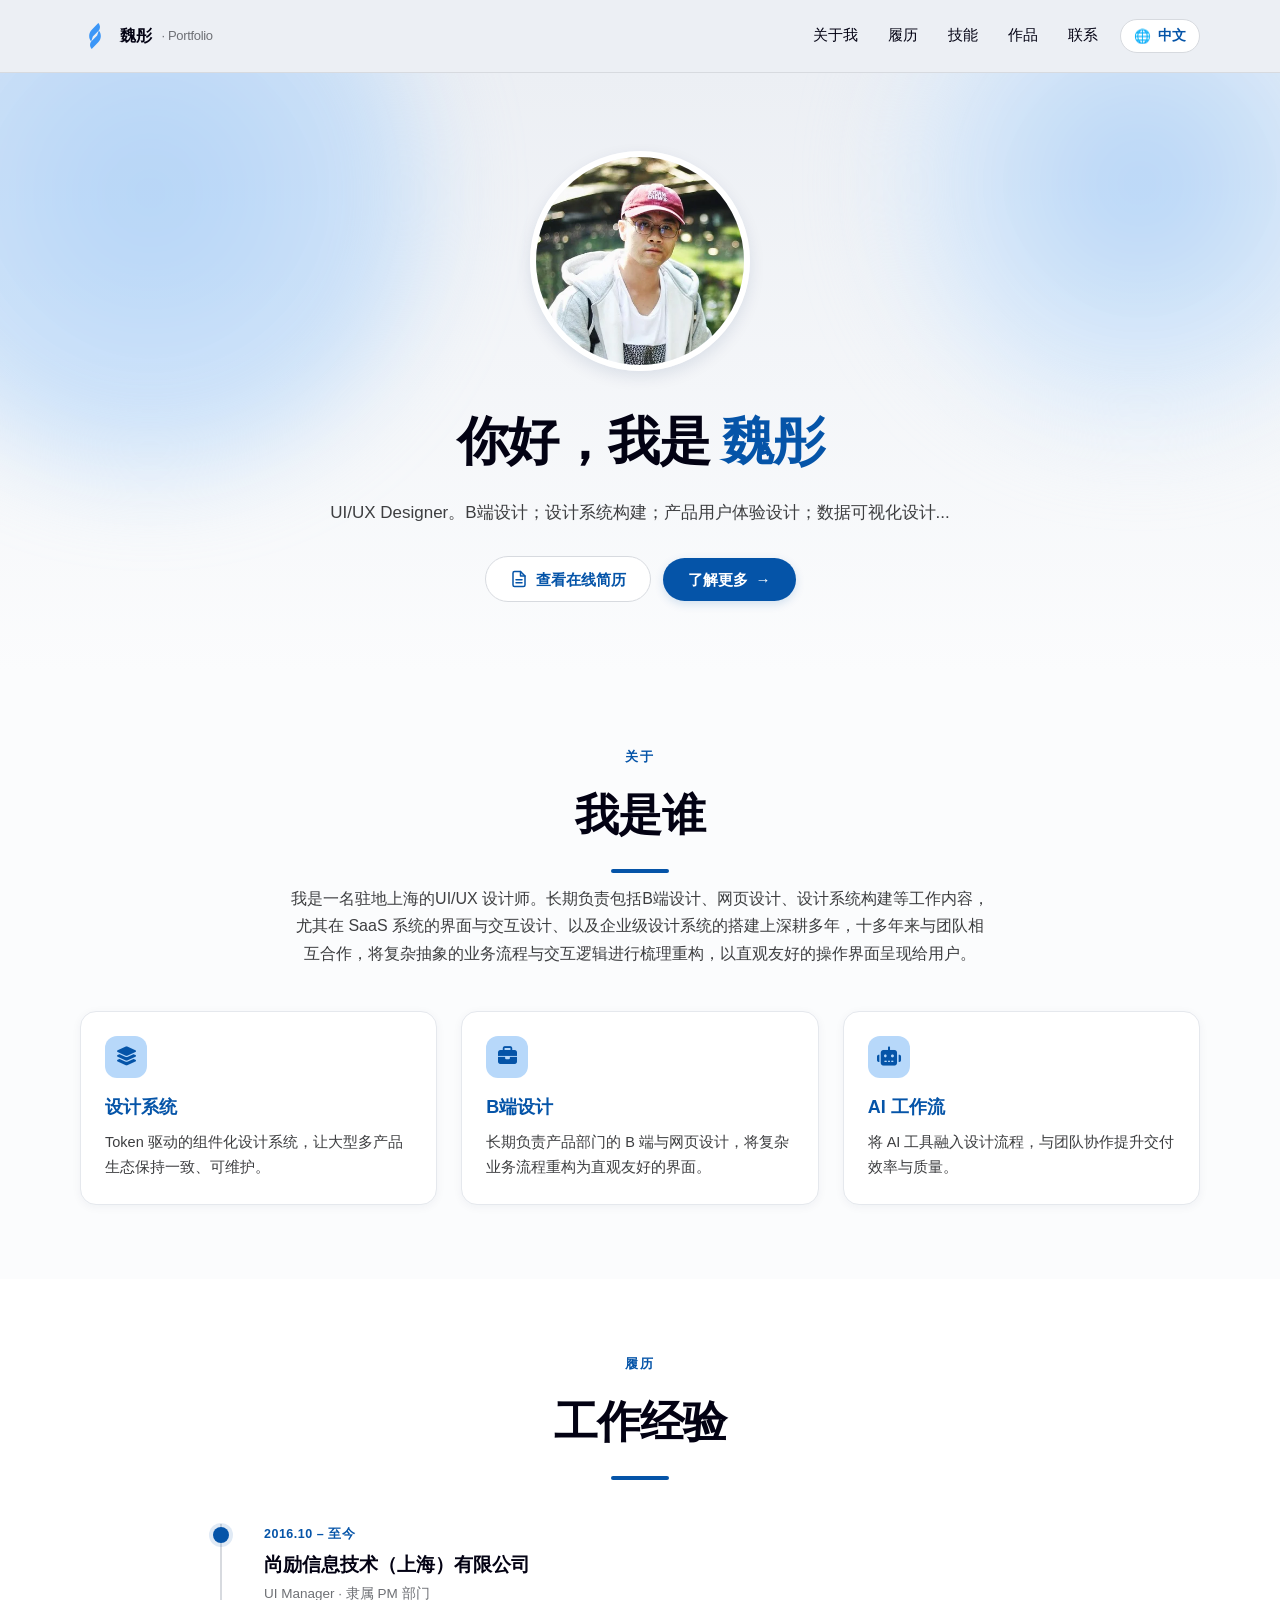
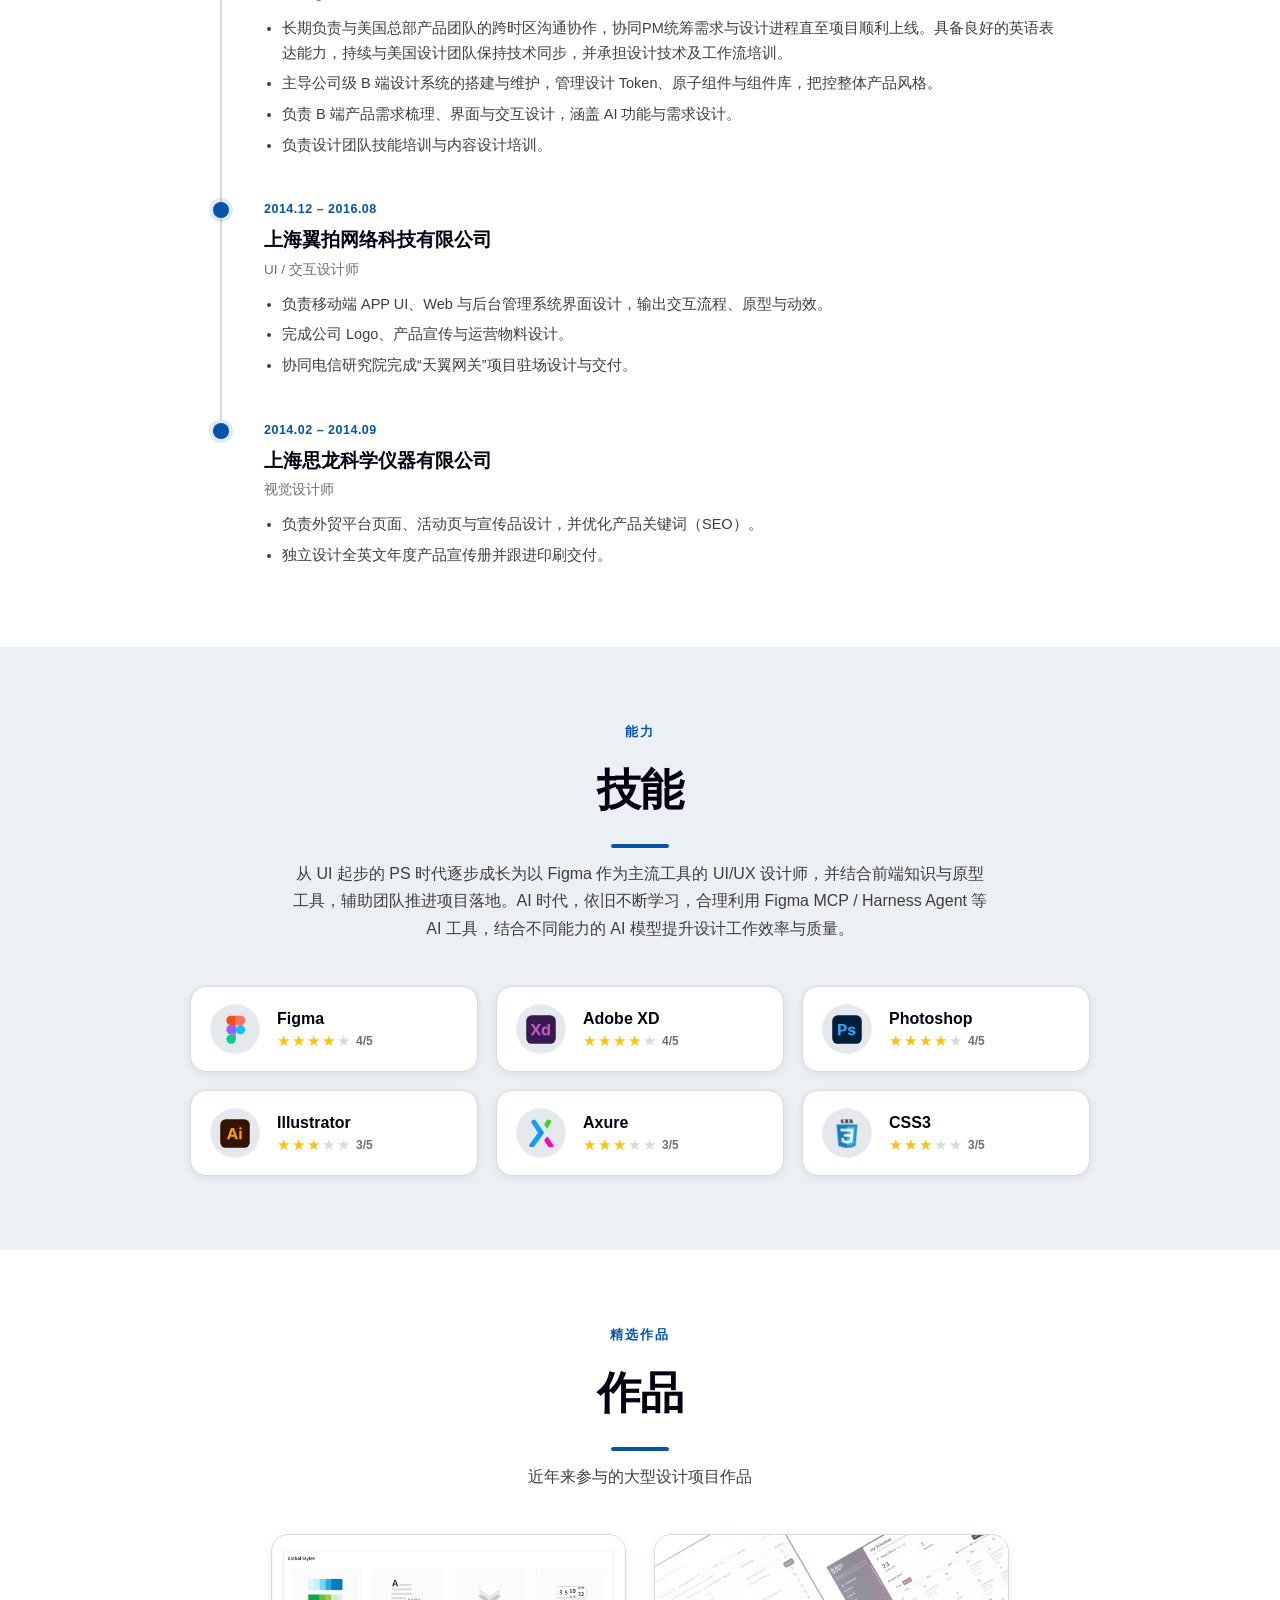
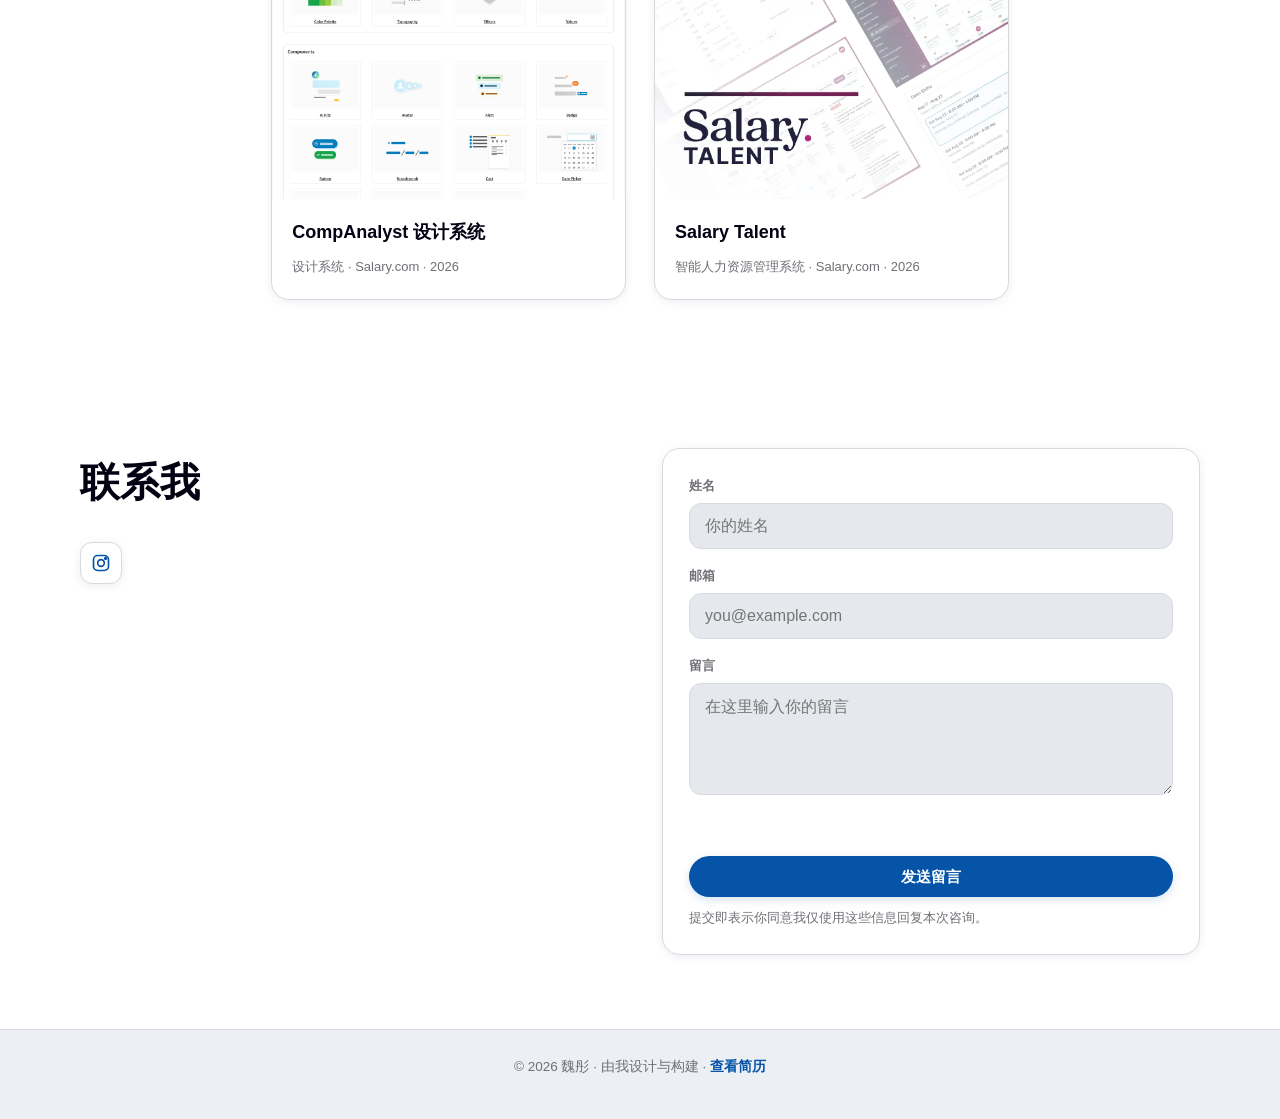
<file: index.html>
<!DOCTYPE html>
<html lang="zh">
<head>
<meta charset="UTF-8" />
<meta name="viewport" content="width=device-width, initial-scale=1.0" />
<link rel="icon" type="image/x-icon" href="favicon.ico">
<link rel="icon" type="image/png" sizes="32x32" href="assets/favicon-32x32.png">
<link rel="apple-touch-icon" sizes="180x180" href="assets/apple-touch-icon.png">
<title>魏彤 · Portfolio</title>
<meta name="description" content="魏彤 (Vista Wei) — UI/UX 设计师与 AI 产品开发者。设计系统、数据驱动 B2B 体验与 AI 先行产品。" />
<link rel="stylesheet" href="assets/fontawesome/css/all.min.css" />
<style>
  /* ===== Color tokens (matching the updated Figma variables) ===== */
  :root{
    /* ===== Design tokens  (source: assets/Color.zip → Hex Code.tokens.json) ===== */
    --neutral-black:#030213; --neutral-gray-600:#3D3E40; --neutral-gray-200:#D7DADF;
    --neutral-gray-100:#E5E8ED; --neutral-gray-50:#ECEFF4; --neutral-white:#FBFCFD;
    --blue-50:#F1F7FD; --blue-100:#DEEDFC; --blue-200:#B7D8FA; --blue-300:#7CB8F8;
    --blue-400:#3B96F7; --blue-500:#0774E9; --blue-600:#0554A8; --blue-700:#074383;
    --indigo-100:#E1D5F2; --purple-100:#F1E7FF; --purple-200:#D6C6ED;
    --green-500:#198754; --yellow-500:#FFC107;
    --primary-600:var(--blue-600); --primary-500:var(--blue-500);
    /* ===== Semantic aliases (token-driven, easy to swap) ===== */
    --color-primary:var(--blue-600);   /* primary-600 */
    --color-primary-2:var(--blue-500); /* primary-500 hover */
    --color-accent:var(--blue-400);    /* accent / logo blue */
    --color-bg:var(--neutral-white);
    --color-surface:var(--neutral-gray-50);
    --color-surface-2:var(--neutral-gray-100);
    --color-white:#FFFFFF;
    --color-ink:var(--neutral-black);
    --color-body:var(--neutral-gray-600);
    --color-muted:#6E7075;             /* derived (token set has no mid-gray) */
    --color-line:var(--neutral-gray-200);
    --blob-1:var(--blue-300); --blob-2:var(--blue-200); --blob-3:var(--blue-100);
    --grad-hero:linear-gradient(180deg,var(--neutral-gray-50) 0%,var(--neutral-white) 100%);
    --shadow:0 2px 8px rgba(3,40,84,.08);
    --maxw:1120px;
  }
  *{box-sizing:border-box;}
  html{scroll-behavior:smooth;}
  body{margin:0;font-family:'Inter',-apple-system,BlinkMacSystemFont,'Segoe UI',Roboto,'PingFang SC','Microsoft YaHei','Helvetica Neue',Arial,sans-serif;color:var(--color-ink);background:var(--color-bg);line-height:1.7;-webkit-font-smoothing:antialiased;}
  a{color:inherit;text-decoration:none;}
  img{max-width:100%;display:block;}
  .wrap{width:min(var(--maxw),calc(100% - 48px));margin:0 auto;}

  /* ---- Nav ---- */
  .nav{background:var(--color-surface);border-bottom:1px solid var(--color-line);position:sticky;top:0;z-index:60;transition:background .35s ease,border-color .35s ease;}
  .nav .wrap{display:flex;align-items:center;height:72px;gap:20px;transition:max-width .4s cubic-bezier(.2,.7,.3,1),height .4s cubic-bezier(.2,.7,.3,1),background .35s ease,border-radius .4s ease,box-shadow .35s ease,padding .4s ease,margin .4s ease;}
  /* Scrolled → frosted-glass floating capsule */
  .nav.scrolled{background:transparent;border-bottom-color:transparent;padding-top:30px;}
  .nav.scrolled .wrap{max-width:720px;margin:0 auto;height:56px;padding:0 20px;gap:16px;background:rgba(255,255,255,.72);-webkit-backdrop-filter:blur(16px) saturate(180%);backdrop-filter:blur(16px) saturate(180%);border:1px solid rgba(255,255,255,.65);border-radius:999px;box-shadow:0 6px 24px rgba(3,40,84,.10);}
  .nav.scrolled .logo{font-size:15px;}
  .nav.scrolled .logo small{font-size:12px;}
  .nav.scrolled .logo svg{width:25px;height:25px;}
  .nav.scrolled .navlinks{gap:18px;}
  .nav.scrolled .navlinks a{font-size:13.5px;}
  .nav.scrolled .langbtn{padding:6px 12px;font-size:12.5px;}
  .logo{display:flex;align-items:center;gap:10px;font-weight:800;letter-spacing:-.02em;}
  .logo svg{width:30px;height:30px;display:block;}
  .logo small{font-weight:500;color:var(--color-muted);font-size:13px;}
  .navlinks{margin-left:auto;display:flex;align-items:center;gap:26px;flex-wrap:wrap;}
  .navlinks a{font-size:14.5px;font-weight:500;color:var(--color-ink);padding:6px 2px;border-bottom:2px solid transparent;transition:.18s;}
  .navlinks a:hover{color:var(--color-primary);border-color:var(--color-primary);}
  .langbtn{display:inline-flex;align-items:center;gap:7px;white-space:nowrap;font-size:13.5px;font-weight:600;color:var(--color-primary);border:1px solid var(--color-line);background:#fff;border-radius:999px;padding:7px 13px;cursor:pointer;transition:.18s;}
  .langbtn:hover{border-color:var(--color-primary);box-shadow:var(--shadow);}
  .nav-right{display:flex;align-items:center;gap:8px;}

  /* ---- Hero ---- */
  .hero{background:var(--grad-hero);position:relative;overflow:hidden;padding:78px 0 70px;text-align:center;}
  .blob{position:absolute;border-radius:50%;filter:blur(46px);opacity:.52;pointer-events:none;will-change:transform;}
  .blob.b1{width:560px;height:560px;background:radial-gradient(circle,var(--blob-1),var(--blob-2) 70%);top:-160px;left:-130px;}
  .blob.b2{width:500px;height:500px;background:radial-gradient(circle,var(--blob-1),var(--blob-3) 70%);top:-140px;right:-110px;}
  .hero .wrap{position:relative;z-index:2;}
  .avatar{width:220px;height:220px;border-radius:50%;object-fit:cover;object-position:center;margin:0 auto 26px;border:6px solid #fff;box-shadow:0 6px 16px rgba(3,40,84,.10);}
  .hero h1{font-size:clamp(34px,5vw,52px);font-weight:800;letter-spacing:-.03em;margin:0 0 14px;}
  .hero h1 .accent{color:var(--color-primary);}
  .hero p{max-width:640px;margin:0 auto 28px;color:var(--color-body);font-size:17px;}
  /* ---- Buttons (unified: primary / outline / ghost) ---- */
  .btn{display:inline-flex;align-items:center;justify-content:center;gap:8px;padding:13px 24px;border-radius:999px;font-weight:600;font-size:15px;line-height:1;cursor:pointer;transition:.2s;text-decoration:none;font-family:inherit;border:1px solid transparent;white-space:nowrap;}
  .btn svg{width:18px;height:18px;flex:0 0 auto;}
  .btn.primary{background:var(--color-primary);color:#fff;box-shadow:0 3px 10px rgba(5,84,168,.16);}
  .btn.primary:hover{background:var(--color-primary-2);transform:translateY(-1px);box-shadow:0 4px 12px rgba(5,84,168,.18);}
  .btn.outline{background:#fff;color:var(--color-primary);border-color:var(--color-line);}
  .btn.outline:hover{border-color:var(--color-primary);box-shadow:var(--shadow);}
  .btn.ghost{background:transparent;color:var(--color-body);border-color:transparent;padding:13px 16px;}
  .btn.ghost:hover{color:var(--color-primary);}
  .btn.block{width:100%;}
  .hero-actions{display:flex;gap:12px;justify-content:center;align-items:center;flex-wrap:wrap;}

  /* ---- Section shared ---- */
  section{padding:74px 0;}
  .shead{text-align:center;margin-bottom:44px;}
  .shead .eyebrow{font-size:13px;letter-spacing:.16em;text-transform:uppercase;color:var(--color-primary);font-weight:700;}
  .shead h2{font-size:clamp(30px,4.6vw,44px);font-weight:800;letter-spacing:-.02em;margin:10px 0 12px;}
  .shead h2::after{content:"";display:block;width:58px;height:4px;border-radius:4px;background:var(--color-primary);margin:16px auto 0;}
  .shead p{max-width:700px;margin:0 auto;color:var(--color-body);font-size:16px;}

  /* ---- Who am I ---- */
  .who{background:var(--color-bg);}
  .features{display:grid;grid-template-columns:repeat(3,1fr);gap:24px;margin-top:8px;}
  .fcard{background:#fff;border:1px solid var(--neutral-gray-100);border-radius:16px;padding:24px;box-shadow:0 2px 10px rgba(3,40,84,.05);}
  .fcard .ic{width:42px;height:42px;border-radius:12px;display:grid;place-items:center;color:var(--color-primary);background:var(--blue-200);margin-bottom:14px;}
  .fcard .ic i{font-size:19px;line-height:1;}
  .fcard h3{margin:0 0 8px;font-size:18px;font-weight:700;color:var(--color-primary);}
  .fcard p{margin:0;color:var(--color-body);font-size:14.5px;}

  /* ---- Skills ---- */
  .skills{background:var(--color-surface);}
  .skillgrid{display:grid;grid-template-columns:repeat(3,1fr);gap:18px;margin-top:8px;max-width:900px;margin-inline:auto;}
  .skillcard{display:flex;align-items:center;gap:16px;background:#fff;border:1px solid var(--color-line);border-radius:16px;padding:16px 18px;box-shadow:var(--shadow);}
  .skillcard .ico{width:52px;height:52px;flex:0 0 auto;display:grid;place-items:center;}
  .skillcard .ico img{width:50px;height:50px;display:block;border-radius:50%;object-fit:cover;}
  .skillcard .name{font-size:16px;font-weight:700;line-height:1.2;}
  .skillcard .stars{display:flex;align-items:center;gap:2px;color:var(--yellow-500);font-size:15px;line-height:1;margin-top:5px;}
  .skillcard .stars .off{color:var(--color-line);}
  .skillcard .stars small{margin-left:4px;font-size:12px;color:var(--color-muted);font-weight:600;}

  /* ---- Portfolio ---- */
  .portfolio{background:#fff;}
  .cardgrid{display:flex;flex-wrap:wrap;justify-content:center;gap:28px;}
  .pcard{display:block;width:calc((100% - 56px) / 3);border-radius:18px;overflow:hidden;background:#fff;border:1px solid var(--color-line);box-shadow:var(--shadow);transition:.25s;position:relative;}
  .pcard:hover{transform:translateY(-3px);box-shadow:0 10px 22px rgba(3,40,84,.10);}
  .pcard .cover{aspect-ratio:4/3;object-fit:cover;width:100%;}
  .pcard .pbody{padding:18px 20px 20px;}
  .pcard .pbody h3{margin:0 0 4px;font-size:18px;font-weight:700;}
  .pcard .pbody span{font-size:13px;color:var(--color-muted);}
  .pcard .go{position:absolute;inset:0;display:flex;align-items:center;justify-content:center;background:rgba(5,84,168,.82);color:#fff;font-weight:700;font-size:16px;opacity:0;transition:.25s;text-align:center;padding:20px;}
  .pcard:hover .go{opacity:1;}
  .pcard.soon{display:flex;flex-direction:column;align-items:center;justify-content:center;color:var(--color-muted);background:linear-gradient(160deg,#fff,#F2F5F9);border-style:dashed;min-height:260px;}
  .pcard.soon .plus{font-size:34px;color:var(--color-primary);font-weight:300;margin-bottom:10px;}
  .pcard.soon h3{margin:0 0 4px;font-size:17px;color:var(--color-ink);}
  .pcard.soon span{font-size:13px;}

  /* ---- Contact ---- */
  .contact{background:#fff;}
  .ccol{display:grid;grid-template-columns:1fr 1fr;gap:44px;align-items:start;}
  .contact h2{font-size:clamp(28px,4vw,40px);font-weight:800;margin:0 0 16px;}
  .contact p{color:var(--color-body);font-size:15.5px;max-width:460px;}
  .socials{display:flex;gap:14px;margin-top:26px;}
  .socials a{width:42px;height:42px;border-radius:12px;background:#fff;border:1px solid var(--color-line);display:grid;place-items:center;color:var(--color-primary);box-shadow:var(--shadow);transition:.2s;}
  .socials a:hover{background:var(--color-primary);color:#fff;}
  form.contact-form{background:#fff;border-radius:18px;padding:26px;box-shadow:var(--shadow);border:1px solid var(--color-line);}
  .contact-form label{display:block;font-size:13px;font-weight:600;color:var(--color-muted);margin:0 0 6px;}
  .contact-form input,.contact-form textarea{width:100%;border:1px solid var(--color-line);border-radius:12px;padding:13px 15px;font-size:16px;font-family:inherit;margin-bottom:16px;background:var(--color-surface-2);transition:.2s;}
  .contact-form textarea{min-height:112px;resize:vertical;}
  .contact-form input:focus,.contact-form textarea:focus{outline:none;border-color:var(--color-primary);background:#fff;box-shadow:0 0 0 3px rgba(5,84,168,.12);}
  .contact-form button{border:0;cursor:pointer;width:100%;}
  .contact-form button:disabled{cursor:wait;opacity:.68;transform:none;box-shadow:none;}
  .form-status{min-height:22px;margin:0 0 14px;font-size:13.5px;color:var(--color-muted);}
  .form-status[data-state="success"]{color:var(--green-500);}
  .form-status[data-state="error"]{color:#B42318;}
  .form-status[data-state="activation"]{color:#B54708;}
  .form-note{margin:12px 0 0!important;font-size:12.5px!important;line-height:1.55;color:var(--color-muted)!important;}

  /* ---- Mobile / tablet menu (hamburger) ---- */
  .menu-toggle{display:none;width:42px;height:42px;border-radius:12px;border:1px solid var(--color-line);background:rgba(255,255,255,.7);cursor:pointer;align-items:center;justify-content:center;flex-direction:column;gap:5px;transition:.2s;margin-left:6px;}
  .menu-toggle span{display:block;width:18px;height:2px;background:var(--color-ink);border-radius:2px;transition:.25s;}
  .menu-toggle.open span:nth-child(1){transform:translateY(7px) rotate(45deg);}
  .menu-toggle.open span:nth-child(2){opacity:0;}
  .menu-toggle.open span:nth-child(3){transform:translateY(-7px) rotate(-45deg);}
  .menu-panel{display:none;position:absolute;left:50%;transform:translateX(-50%);top:calc(100% + 6px);width:min(720px,calc(100% - 32px));background:rgba(255,255,255,.94);-webkit-backdrop-filter:blur(16px) saturate(180%);backdrop-filter:blur(16px) saturate(180%);border:1px solid rgba(255,255,255,.7);border-radius:20px;box-shadow:0 14px 36px rgba(3,40,84,.13);padding:10px;flex-direction:column;gap:4px;z-index:70;}
  .menu-panel a{padding:13px 16px;border-radius:12px;color:var(--color-ink);font-weight:600;font-size:15px;}
  .menu-panel a:hover{background:var(--color-surface-2);color:var(--color-primary);}
  .menu-panel.open{display:flex;}

  /* back to top */
  .backtop{position:fixed;right:22px;bottom:22px;z-index:80;width:46px;height:46px;border-radius:50%;display:grid;place-items:center;background:#fff;color:var(--color-primary);border:1px solid var(--color-primary);cursor:pointer;box-shadow:0 4px 14px rgba(5,84,168,.14);opacity:0;visibility:hidden;transform:translateY(12px);transition:.25s;}
  .backtop.show{opacity:1;visibility:visible;transform:none;}
  .backtop:hover{background:var(--color-primary);color:#fff;transform:translateY(-2px);}
  .backtop i{font-size:18px;}
  @media print{.backtop{display:none;}}
  footer{padding:26px 0 40px;background:var(--color-surface);text-align:center;color:var(--color-muted);font-size:13.5px;border-top:1px solid var(--color-line);}
  footer a{color:var(--color-primary);font-weight:600;}

  /* ---- Work Experience timeline ---- */
  .exp{background:#fff;}
  .timeline{position:relative;max-width:840px;margin:0 auto;}
  .titem{position:relative;padding:0 0 36px 42px;border-left:2px solid var(--color-line);}
  .titem:last-child{border-left-color:transparent;padding-bottom:0;}
  .titem .dot{position:absolute;left:-9px;top:3px;width:16px;height:16px;border-radius:50%;background:var(--color-primary);box-shadow:0 0 0 4px rgba(5,84,168,.12);}
  .titem .period{font-size:12.5px;font-weight:700;color:var(--color-primary);letter-spacing:.04em;text-transform:uppercase;}
  .titem h3{margin:4px 0 2px;font-size:19px;font-weight:700;}
  .titem .role{font-size:13.5px;color:var(--color-muted);margin:0 0 10px;}
  .titem ul{margin:0;padding-left:18px;color:var(--color-body);font-size:14.5px;}
  .titem ul li{margin-bottom:6px;}
  @media (max-width:720px){ .titem{padding-left:30px;} .titem ul{font-size:14px;} }

  /* Large screens: widen content */
  @media (min-width:1440px){ :root{--maxw:1280px;} }
  @media (min-width:1800px){ :root{--maxw:1400px;} }
  /* Tablet & below: hamburger nav */
  @media (max-width:1023px){
    .navlinks{display:none;}
    .nav .wrap{justify-content:space-between;gap:12px;}
    .nav-right{margin-left:0;}
    .menu-toggle{display:flex;}
    .features{grid-template-columns:1fr 1fr;}
    .pcard{width:calc((100% - 28px) / 2);}
    .skillgrid{grid-template-columns:1fr 1fr;}
    .ccol{grid-template-columns:1fr;}
  }
  /* Mobile */
  @media (max-width:720px){
    .nav .langbtn{font-size:12.5px;padding:6px 11px;}
    .features,.skillgrid{grid-template-columns:1fr;}
    .pcard{width:100%;}
    .blob.b1{width:360px;height:360px;left:-150px;} .blob.b2{width:340px;height:340px;right:-140px;}
    .hero h1{font-size:clamp(32px,9vw,44px);}
    .avatar{width:176px;height:176px;}
    .hero h1{font-size:clamp(28px,8.5vw,38px);}
    .blob.b1{width:300px;height:300px;left:-160px;} .blob.b2{width:280px;height:280px;right:-150px;}
  }
</style>
</head>
<body>

<!-- ===== NAV ===== -->
<header class="nav">
  <div class="wrap">
    <a class="logo" href="#top">
      <!-- Weista logo (callable component) -->
      <svg width="30" height="30" viewBox="0 0 48 48" fill="none" xmlns="http://www.w3.org/2000/svg">
        <path d="M27.446 23.0138L18.7082 31.8425C17.8746 32.6844 17.2134 33.6841 16.7623 34.7843C16.3111 35.8845 16.0789 37.0637 16.0789 38.2546C16.0789 39.4455 16.3111 40.6247 16.7623 41.7249C17.2134 42.8251 17.8746 43.8247 18.7082 44.6667L29.1783 34.0894C31.6359 31.6051 33.1046 28.2951 33.3052 24.7884C33.5058 21.2817 32.3578 17.8282 30.0733 15.1239L27.446 23.0138Z" fill="#3B96F7"/>
        <path d="M20.5537 24.9862L29.2917 16.1575C30.1253 15.3156 30.7865 14.3159 31.2377 13.2157C31.6888 12.1155 31.921 10.9363 31.921 9.74542C31.921 8.55453 31.6888 7.37527 31.2377 6.27507C30.7865 5.17487 30.1253 4.17527 29.2917 3.33333L18.8217 13.9106C16.364 16.3949 14.8954 19.7049 14.6948 23.2116C14.4941 26.7183 15.6422 30.1718 17.9267 32.8761L20.5537 24.9862Z" fill="#3B96F7"/>
      </svg>
      <span data-i18n="brand">魏彤</span> <small data-i18n="brand.portfolio">· Portfolio</small>
    </a>
    <nav class="navlinks">
      <a href="#about" data-i18n="nav.about">关于我</a>
      <a href="#experience" data-i18n="nav.exp">履历</a>
      <a href="#skills" data-i18n="nav.skills">技能</a>
      <a href="#portfolio" data-i18n="nav.portfolio">作品</a>
      <a href="#contact" data-i18n="nav.contact">联系</a>
    </nav>
    <div class="nav-right">
      <button class="langbtn" id="langBtn" type="button" aria-label="Switch language">🌐 <span data-i18n="lang">中文</span></button>
      <button class="menu-toggle" id="menuToggle" type="button" aria-label="Open menu" aria-expanded="false"><span></span><span></span><span></span></button>
    </div>
  </div>
  <nav class="menu-panel" id="menuPanel" aria-label="Mobile menu">
    <a href="#about" data-i18n="nav.about">关于我</a>
    <a href="#experience" data-i18n="nav.exp">履历</a>
    <a href="#skills" data-i18n="nav.skills">技能</a>
    <a href="#portfolio" data-i18n="nav.portfolio">作品</a>
    <a href="#contact" data-i18n="nav.contact">联系</a>
  </nav>
</header>

<!-- ===== HERO ===== -->
<section class="hero" id="top">
  <span class="blob b1"></span>
  <span class="blob b2"></span>
  <div class="wrap">
    <img class="avatar" src="assets/hero-portrait.webp" alt="魏彤" />
    <h1><span data-i18n="hero.greet">你好，我是</span> <span class="accent" data-i18n="hero.name">魏彤</span></h1>
    <p data-i18n="hero.sub">UI/UX Designer。B端设计；设计系统构建；产品用户体验设计；数据可视化设计...</p>
    <div class="hero-actions">
      <a class="btn outline" href="resume/index.html" target="_blank" rel="noopener">
        <svg viewBox="0 0 24 24" width="18" height="18" fill="none" stroke="currentColor" stroke-width="2" stroke-linecap="round" stroke-linejoin="round"><path d="M14 2H6a2 2 0 0 0-2 2v16a2 2 0 0 0 2 2h12a2 2 0 0 0 2-2V8z"/><path d="M14 2v6h6"/><path d="M16 13H8"/><path d="M16 17H8"/></svg>
        <span data-i18n="hero.viewResume">查看在线简历</span>
      </a>
      <a class="btn primary" href="#about"><span data-i18n="hero.cta">了解更多</span> <span>→</span></a>
    </div>
  </div>
</section>

<!-- ===== WHO AM I ===== -->
<section class="who" id="about">
  <div class="wrap">
    <div class="shead">
      <div class="eyebrow" data-i18n="about.eyebrow">关于</div>
      <h2 data-i18n="about.title">我是谁</h2>
      <p data-i18n="about.desc">我是一名驻地上海的UI/UX 设计师。长期负责包括B端设计、网页设计、设计系统构建等工作内容，尤其在 SaaS 系统的界面与交互设计、以及企业级设计系统的搭建上深耕多年，十多年来与团队相互合作，将复杂抽象的业务流程与交互逻辑进行梳理重构，以直观友好的操作界面呈现给用户。</p>
    </div>
    <div class="features">
      <div class="fcard"><div class="ic"><i class="fa-solid fa-layer-group" aria-hidden="true"></i></div><h3 data-i18n="about.f1.t">设计系统</h3><p data-i18n="about.f1.d">Token 驱动的组件化设计系统，让大型多产品生态保持一致、可维护。</p></div>
      <div class="fcard"><div class="ic"><i class="fa-solid fa-briefcase" aria-hidden="true"></i></div><h3 data-i18n="about.f2.t">B端设计</h3><p data-i18n="about.f2.d">长期负责产品部门的 B 端与网页设计，将复杂业务流程重构为直观友好的界面。</p></div>
      <div class="fcard"><div class="ic"><i class="fa-solid fa-robot" aria-hidden="true"></i></div><h3 data-i18n="about.f3.t">AI 工作流</h3><p data-i18n="about.f3.d">将 AI 工具融入设计流程，与团队协作提升交付效率与质量。</p></div>
    </div>
  </div>
</section>

<!-- ===== WORK EXPERIENCE ===== -->
<section class="exp" id="experience">
  <div class="wrap">
    <div class="shead">
      <div class="eyebrow" data-i18n="exp.eyebrow">履历</div>
      <h2 data-i18n="exp.title">工作经验</h2>
    </div>
    <div class="timeline" id="timeline"></div>
  </div>
</section>

<!-- ===== SKILLS ===== -->
<section class="skills" id="skills">
  <div class="wrap">
    <div class="shead">
      <div class="eyebrow" data-i18n="skills.eyebrow">能力</div>
      <h2 data-i18n="skills.title">技能</h2>
      <p data-i18n="skills.desc">从 UI 起步的 PS 时代逐步成长为以 Figma 作为主流工具的 UI/UX 设计师，并结合前端知识与原型工具，辅助团队推进项目落地。AI 时代，依旧不断学习，合理利用 Figma MCP / Harness Agent 等 AI 工具，结合不同能力的 AI 模型提升设计工作效率与质量。</p>
    </div>
    <div class="skillgrid" id="skillGrid"></div>
  </div>
</section>

<!-- ===== PORTFOLIO ===== -->
<section class="portfolio" id="portfolio">
  <div class="wrap">
    <div class="shead">
      <div class="eyebrow" data-i18n="portfolio.eyebrow">精选作品</div>
      <h2 data-i18n="portfolio.title">作品</h2>
      <p data-i18n="portfolio.desc">近年来参与的大型设计项目作品</p>
    </div>
    <div class="cardgrid" id="projectGrid"></div>
  </div>
</section>

<!-- ===== CONTACT ===== -->
<section class="contact" id="contact">
  <div class="wrap">
    <div class="ccol">
      <div>
        <h2 data-i18n="contact.title">联系我</h2>
        <div class="socials">
          <a href="https://www.instagram.com/vistawei/" target="_blank" rel="noopener" aria-label="Instagram"><svg viewBox="0 0 24 24" width="20" height="20" fill="none" stroke="currentColor" stroke-width="2"><rect x="3" y="3" width="18" height="18" rx="5"/><circle cx="12" cy="12" r="4"/><circle cx="17.5" cy="6.5" r="1" fill="currentColor"/></svg></a>
        </div>
      </div>
      <form
        id="contactForm"
        name="contact"
        class="contact-form"
        action="https://formsubmit.co/leiniao2086@hotmail.com"
        data-ajax-action="https://formsubmit.co/ajax/leiniao2086@hotmail.com"
        method="POST"
      >
        <input type="hidden" name="_subject" value="Portfolio inquiry from weista.site" />
        <input type="hidden" name="_template" value="table" />
        <input type="hidden" name="_next" value="https://weista.site/#contact" />
        <input type="hidden" name="_replyto" />
        <input type="text" name="_honey" tabindex="-1" autocomplete="off" style="display:none" aria-hidden="true" />

        <label for="n" data-i18n="form.name">姓名</label>
        <input id="n" name="name" type="text" required maxlength="80" autocomplete="name" data-ph="form.namePh" placeholder="你的姓名" />

        <label for="e" data-i18n="form.email">邮箱</label>
        <input id="e" name="email" type="email" required maxlength="120" autocomplete="email" inputmode="email" data-ph="form.emailPh" placeholder="you@example.com" />

        <label for="m" data-i18n="form.message">留言</label>
        <textarea id="m" name="message" rows="4" required minlength="10" maxlength="2000" data-ph="form.messagePh" placeholder="在这里输入你的留言"></textarea>

        <p id="formStatus" class="form-status" role="status" aria-live="polite"></p>
        <button class="btn primary" type="submit" data-i18n="form.submit">联系</button>
        <p class="form-note" data-i18n="form.note">提交即表示你同意我仅使用这些信息回复本次咨询。</p>
      </form>
    </div>
  </div>
</section>

<footer>
  <div class="wrap"><span data-i18n="footer">© 2026 魏彤 · 由我设计与构建</span> · <a href="resume/index.html" target="_blank" data-i18n="footer.resume">查看简历</a></div>
</footer>

<script>
  // ======================================================
  //  I18N — 中文为主，英文围绕中文进行更新 (English follows Chinese)
  //  在 zh 里改文案，再对应更新 en。
  // ======================================================
  const I18N = {
    zh: {
      "brand":"魏彤", "brand.portfolio":"· Portfolio",
      "nav.about":"关于我","nav.exp":"履历","nav.skills":"技能","nav.portfolio":"作品","nav.contact":"联系",
      "lang":"中文",
      "hero.greet":"你好，我是","hero.name":"魏彤",
      "hero.sub":"UI/UX Designer。B端设计；设计系统构建；产品用户体验设计；数据可视化设计...",
      "hero.viewResume":"查看在线简历",
      "hero.cta":"了解更多",
      "about.eyebrow":"关于","about.title":"我是谁",
      "about.desc":"我是一名驻地上海的UI/UX 设计师。长期负责包括B端设计、网页设计、设计系统构建等工作内容，尤其在 SaaS 系统的界面与交互设计、以及企业级设计系统的搭建上深耕多年，十多年来与团队相互合作，将复杂抽象的业务流程与交互逻辑进行梳理重构，以直观友好的操作界面呈现给用户。",
      "about.f1.t":"设计系统","about.f1.d":"Token 驱动的组件化设计系统，让大型多产品生态保持一致、可维护。",
      "about.f2.t":"B端设计","about.f2.d":"长期负责产品部门的 B 端与网页设计，将复杂业务流程重构为直观友好的界面。",
      "about.f3.t":"AI 工作流","about.f3.d":"将 AI 工具融入设计流程，与团队协作提升交付效率与质量。",
      "exp.eyebrow":"履历","exp.title":"工作经验","skills.eyebrow":"能力","skills.title":"技能",
      "skills.desc":"从 UI 起步的 PS 时代逐步成长为以 Figma 作为主流工具的 UI/UX 设计师，并结合前端知识与原型工具，辅助团队推进项目落地。AI 时代，依旧不断学习，合理利用 Figma MCP / Harness Agent 等 AI 工具，结合不同能力的 AI 模型提升设计工作效率与质量。","s1":"Figma","s2":"设计 Token","s3":"SwiftUI","s4":"React / Tailwind","s5":"Vue","s6":"无障碍 (WCAG)","s7":"数据可视化","s8":"RAG 与 AI 原型","s9":"设计运营",
      "portfolio.eyebrow":"精选作品","portfolio.title":"作品","portfolio.desc":"近年来参与的大型设计项目作品",
      "contact.title":"联系我",
      "form.name":"姓名","form.namePh":"你的姓名","form.email":"邮箱","form.emailPh":"you@example.com","form.message":"留言","form.messagePh":"在这里输入你的留言","form.submit":"发送留言","form.sending":"正在发送…","form.success":"留言已发送，我会尽快回复你。","form.error":"发送失败，请稍后重试。","form.activation":"表单暂时不可用，请稍后再试。","form.note":"提交即表示你同意我仅使用这些信息回复本次咨询。",
      "footer":"© 2026 魏彤 · 由我设计与构建","footer.resume":"查看简历"
    },
    en: {
      "brand":"Vista Wei","brand.portfolio":"· Portfolio",
      "nav.about":"Who am I","nav.exp":"Resume","nav.skills":"Skills","nav.portfolio":"Portfolio","nav.contact":"Contact",
      "lang":"EN",
      "hero.greet":"Hi, I'm","hero.name":"Vista Wei",
      "hero.sub":"Designing accessible, data-driven product experiences for global enterprise teams. Specializing in design systems, B2B analytics, and AI-first products — always exploring what's next.",
      "hero.viewResume":"View My Resume",
      "hero.cta":"Read more",
      "about.eyebrow":"About","about.title":"Who am I",
      "about.desc":"I'm a UI/UX designer based in Shanghai. Over the past decade-plus, I've led B2B design, web design, and design system building — with deep expertise in SaaS interface & interaction design and enterprise design-system development. I partner with teams to reframe complex, abstract business flows and interaction logic into intuitive, friendly interfaces.",
      "about.f1.t":"Design Systems","about.f1.d":"Token-driven, component-first systems keep large multi-product ecosystems consistent and maintainable.",
      "about.f2.t":"B2B Design","about.f2.d":"Long-running product-org B2B & web design that reframes complex workflows into intuitive, friendly interfaces.",
      "about.f3.t":"AI Workflow","about.f3.d":"Weave AI tools into the design flow and collaborate with teams to boost efficiency and delivery quality.",
      "exp.eyebrow":"Resume","exp.title":"Work Experience","skills.eyebrow":"Capabilities","skills.title":"Skills",
      "skills.desc":"I started in the Photoshop era of UI design and grew into a UI/UX designer whose primary tool is Figma — combining front-end knowledge with prototyping tools to help teams ship products. In the AI era, I keep learning and use AI tools like Figma MCP and Harness Agent with diverse AI models to improve design efficiency and quality.","s1":"Figma","s2":"Design Tokens","s3":"SwiftUI","s4":"React / Tailwind","s5":"Vue","s6":"Web Accessibility (WCAG)","s7":"Data Visualization","s8":"RAG & AI Prototyping","s9":"Design Ops",
      "portfolio.eyebrow":"Selected Work","portfolio.title":"Portfolio","portfolio.desc":"Large-scale design projects I’ve contributed to in recent years.",
      "contact.title":"Contact me",
      "form.name":"Name","form.namePh":"Your name","form.email":"Email","form.emailPh":"you@example.com","form.message":"Message","form.messagePh":"Type your message here","form.submit":"Send message","form.sending":"Sending…","form.success":"Message sent. I’ll get back to you soon.","form.error":"Something went wrong. Please try again later.","form.activation":"This form is temporarily unavailable. Please try again later.","form.note":"By submitting, you agree that I may use this information only to respond to your inquiry.",
      "footer":"© 2026 Vista Wei · Designed & built by me","footer.resume":"View resume"
    }
  };

  // ======================================================
  //  PROJECTS — each project gets a zh/en title+sub.
  // ======================================================
  const PROJECTS = [
    {
      title: { zh:"CompAnalyst 设计系统", en:"CompAnalyst Design System" },
      sub:   { zh:"设计系统 · Salary.com · 2026", en:"Design System · Salary.com · 2026" },
      href: "project/companalyst-design-system/index.html",
      cover: "assets/projects/companalyst-cover.webp"
    },
    {
      title: { zh:"Salary Talent", en:"Salary Talent" },
      sub:   { zh:"智能人力资源管理系统 · Salary.com · 2026", en:"Intelligent HR Management System · Salary.com · 2026" },
      href:  "project/salary-talent/index.html",
      cover: "assets/projects/salary-talent-cover.webp",
      pos:   "left"
    },
  ];

  // ======================================================
  //  EXPERIENCE — work experience timeline (zh/en).
  //  Add an entry to publish a new role. points = array of {zh, en}.
  // ======================================================
  const EXPERIENCE = [
    {
      period:  { zh:"2016.10 – 至今", en:"2016.10 – Present" },
      company: { zh:"尚励信息技术（上海）有限公司", en:"Shangli Information Technology (Shanghai) Co., Ltd." },
      role:    { zh:"UI Manager · 隶属 PM 部门", en:"UI Manager · PM Department" },
      points: [
        { zh:"长期负责与美国总部产品团队的跨时区沟通协作，协同PM统筹需求与设计进程直至项目顺利上线。具备良好的英语表达能力，持续与美国设计团队保持技术同步，并承担设计技术及工作流培训。", en:"Lead long-term cross-timezone collaboration with the US HQ product team; work with PM to align requirements and drive the design process through to a successful launch. Strong English communication, sustained technical alignment with the US design team, and design & workflow training." },
        { zh:"主导公司级 B 端设计系统的搭建与维护，管理设计 Token、原子组件与组件库，把控整体产品风格。", en:"Lead the company-wide B2B design system — tokens, atomic components, and libraries — owning overall product style." },
        { zh:"负责 B 端产品需求梳理、界面与交互设计，涵盖 AI 功能与需求设计。", en:"Own B2B requirements, UI/UX design, and AI feature & interaction design." },
        { zh:"负责设计团队技能培训与内容设计培训。", en:"Lead design team upskilling and content design training." }
      ]
    },
    {
      period:  { zh:"2014.12 – 2016.08", en:"2014.12 – 2016.08" },
      company: { zh:"上海翼拍网络科技有限公司", en:"Shanghai Yipai Network Technology Co., Ltd." },
      role:    { zh:"UI / 交互设计师", en:"UI / Interaction Designer" },
      points: [
        { zh:"负责移动端 APP UI、Web 与后台管理系统界面设计，输出交互流程、原型与动效。", en:"Designed mobile app UI, web, and admin panels; delivered flows, prototypes, and motion." },
        { zh:"完成公司 Logo、产品宣传与运营物料设计。", en:"Created brand logo, product marketing, and operations collateral." },
        { zh:"协同电信研究院完成“天翼网关”项目驻场设计与交付。", en:"Delivered on-site design for China Telecom's 'Tianyi Gateway' with the Telecom Research Institute." }
      ]
    },
    {
      period:  { zh:"2014.02 – 2014.09", en:"2014.02 – 2014.09" },
      company: { zh:"上海思龙科学仪器有限公司", en:"Shanghai Silong Scientific Instrument Co., Ltd." },
      role:    { zh:"视觉设计师", en:"Visual Designer" },
      points: [
        { zh:"负责外贸平台页面、活动页与宣传品设计，并优化产品关键词（SEO）。", en:"Designed foreign-trade platform pages, campaigns, and collateral; optimized product keywords (SEO)." },
        { zh:"独立设计全英文年度产品宣传册并跟进印刷交付。", en:"Independently designed the all-English annual product brochure and followed print delivery." }
      ]
    }
  ];

  const SKILLS = [
    { name:{zh:"Figma",en:"Figma"}, level:4, icon:"assets/Skill-Figma.svg" },
    { name:{zh:"Adobe XD",en:"Adobe XD"}, level:4, icon:"assets/Skill-XD.svg" },
    { name:{zh:"Photoshop",en:"Photoshop"}, level:4, icon:"assets/Skill-PS.svg" },
    { name:{zh:"Illustrator",en:"Illustrator"}, level:3, icon:"assets/Skill-Ai.svg" },
    { name:{zh:"Axure",en:"Axure"}, level:3, icon:"assets/Skill-Axure.svg" },
    { name:{zh:"CSS3",en:"CSS3"}, level:3, icon:"assets/Skill-CSS.svg" },
  ];

  let lang = "zh";
  const $ = (sel) => document.querySelectorAll(sel);

  function applyLang() {
    const dict = I18N[lang];
    document.documentElement.lang = lang === "zh" ? "zh" : "en";
    $("[data-i18n]").forEach(el => {
      const key = el.getAttribute("data-i18n");
      if (dict[key] != null) el.textContent = dict[key];
    });
    $("[data-ph]").forEach(el => {
      const key = el.getAttribute("data-ph");
      if (dict[key] != null) el.placeholder = dict[key];
    });
    renderProjects();
    renderExperience();
    renderSkills();
  }

  function renderProjects() {
    const dict = I18N[lang];
    const grid = document.getElementById("projectGrid");
    grid.innerHTML = "";
    PROJECTS.forEach(p => {
      let card;
      if (p.soon) {
        card = document.createElement("div");
        card.className = "pcard soon";
        card.innerHTML = '<div class="plus">＋</div><h3>' + p.title[lang] + '</h3><span>' + p.sub[lang] + '</span>';
      } else {
        card = document.createElement("a");
        card.className = "pcard"; card.href = p.href;
        card.innerHTML = '<img class="cover" loading="lazy" decoding="async" style="object-position:' + (p.pos || 'center') + '" src="' + p.cover + '" alt="' + p.title[lang] + '" />' +
          '<div class="pbody"><h3>' + p.title[lang] + '</h3><span>' + p.sub[lang] + '</span></div>' +
          '<div class="go">' + (lang === "zh" ? "查看案例 →" : "View case study →") + '</div>';
      }
      grid.appendChild(card);
    });
  }

  function renderExperience() {
    const wrap = document.getElementById("timeline");
    if (!wrap) return;
    wrap.innerHTML = "";
    EXPERIENCE.forEach(e => {
      const it = document.createElement("div");
      it.className = "titem";
      it.innerHTML = '<span class="dot"></span>' +
        '<div class="period">' + e.period[lang] + '</div>' +
        '<h3>' + e.company[lang] + '</h3>' +
        '<p class="role">' + e.role[lang] + '</p>' +
        '<ul>' + e.points.map(p => '<li>' + p[lang] + '</li>').join('') + '</ul>';
      wrap.appendChild(it);
    });
  }

  function renderSkills() {
    const grid = document.getElementById("skillGrid");
    if (!grid) return;
    grid.innerHTML = SKILLS.map(sk => {
      const stars = Array.from({length:5}, (_,i) => '<span class="' + (i < sk.level ? '' : 'off') + '">★</span>').join('');
      return '<div class="skillcard">' +
        '<div class="ico"><img src="' + sk.icon + '" alt="' + sk.name[lang] + '"></div>' +
        '<div class="info"><div class="name">' + sk.name[lang] + '</div>' +
        '<div class="stars">' + stars + '<small>' + sk.level + '/5</small></div></div>' +
        '</div>';
    }).join('');
  }

  document.getElementById("langBtn").addEventListener("click", () => {
    lang = lang === "zh" ? "en" : "zh";
    applyLang();
  });

  applyLang();

  // ===== Contact form: FormSubmit AJAX endpoint with native fallback =====
  const contactForm = document.getElementById("contactForm");
  const formStatus = document.getElementById("formStatus");
  const submitButton = contactForm.querySelector('button[type="submit"]');
  const emailInput = contactForm.querySelector('input[name="email"]');
  const replyToInput = contactForm.querySelector('input[name="_replyto"]');

  function setFormStatus(state) {
    const keyByState = {
      sending: "form.sending",
      success: "form.success",
      error: "form.error",
      activation: "form.activation"
    };
    const key = keyByState[state] || "";
    formStatus.dataset.state = state || "";
    formStatus.dataset.i18n = key;
    formStatus.textContent = key ? I18N[lang][key] : "";
  }

  emailInput.addEventListener("input", () => {
    replyToInput.value = emailInput.value.trim();
  });

  contactForm.addEventListener("submit", async (event) => {
    event.preventDefault();

    if (!contactForm.checkValidity()) {
      contactForm.reportValidity();
      return;
    }

    submitButton.disabled = true;
    submitButton.setAttribute("aria-busy", "true");
    setFormStatus("sending");

    try {
      const response = await fetch(contactForm.dataset.ajaxAction, {
        method: "POST",
        body: new FormData(contactForm),
        headers: { Accept: "application/json" }
      });
      const result = await response.json();

      if (!response.ok || String(result.success) !== "true") {
        const submitError = new Error(result.message || "Form submission failed");
        submitError.code = /activation/i.test(result.message || "")
          ? "ACTIVATION_REQUIRED"
          : "SUBMIT_FAILED";
        throw submitError;
      }

      contactForm.reset();
      replyToInput.value = "";
      setFormStatus("success");
    } catch (error) {
      console.error("Contact form submission failed:", error);
      setFormStatus(error.code === "ACTIVATION_REQUIRED" ? "activation" : "error");
    } finally {
      submitButton.disabled = false;
      submitButton.removeAttribute("aria-busy");
    }
  });

  // ===== Mobile menu toggle =====
  const menuToggle = document.getElementById('menuToggle');
  const menuPanel = document.getElementById('menuPanel');
  function closeMenu(){ menuPanel.classList.remove('open'); menuToggle.classList.remove('open'); menuToggle.setAttribute('aria-expanded','false'); }
  menuToggle.addEventListener('click', (e)=>{ e.stopPropagation(); const open = menuPanel.classList.toggle('open'); menuToggle.classList.toggle('open', open); menuToggle.setAttribute('aria-expanded', open); });
  menuPanel.querySelectorAll('a').forEach(a=>a.addEventListener('click', closeMenu));
  document.addEventListener('click', (e)=>{ if(!e.target.closest('.nav')) closeMenu(); });

  // ===== Scroll effects: floating capsule nav + hero parallax =====
  const nav = document.querySelector('.nav');
  const blob1 = document.querySelector('.blob.b1');
  const blob2 = document.querySelector('.blob.b2');
  let ticking = false;
  function onScroll() {
    const y = window.scrollY || window.pageYOffset || 0;
    // shrink header into a frosted-glass capsule after some scroll
    nav.classList.toggle('scrolled', y > 48);
    const backtop = document.getElementById('backtop');
    if (backtop) backtop.classList.toggle('show', y > 380);
    // parallax: blobs drift at a slower rate than the page (depth)
    if (blob1) blob1.style.transform = 'translate3d(0,' + (y * 0.16) + 'px,0)';
    if (blob2) blob2.style.transform = 'translate3d(0,' + (y * 0.10) + 'px,0)';
    ticking = false;
  }
  window.addEventListener('scroll', () => {
    if (!ticking) { requestAnimationFrame(onScroll); ticking = true; }
  }, { passive: true });
  onScroll();
  document.addEventListener('click', (e) => {
    if (e.target.closest && e.target.closest('#backtop')) window.scrollTo({ top: 0, behavior: 'smooth' });
  });
</script>
<button class="backtop" id="backtop" type="button" aria-label="Back to top" title="回到顶部"><i class="fa-solid fa-arrow-up" aria-hidden="true"></i></button>
</body>
</html>
</file>
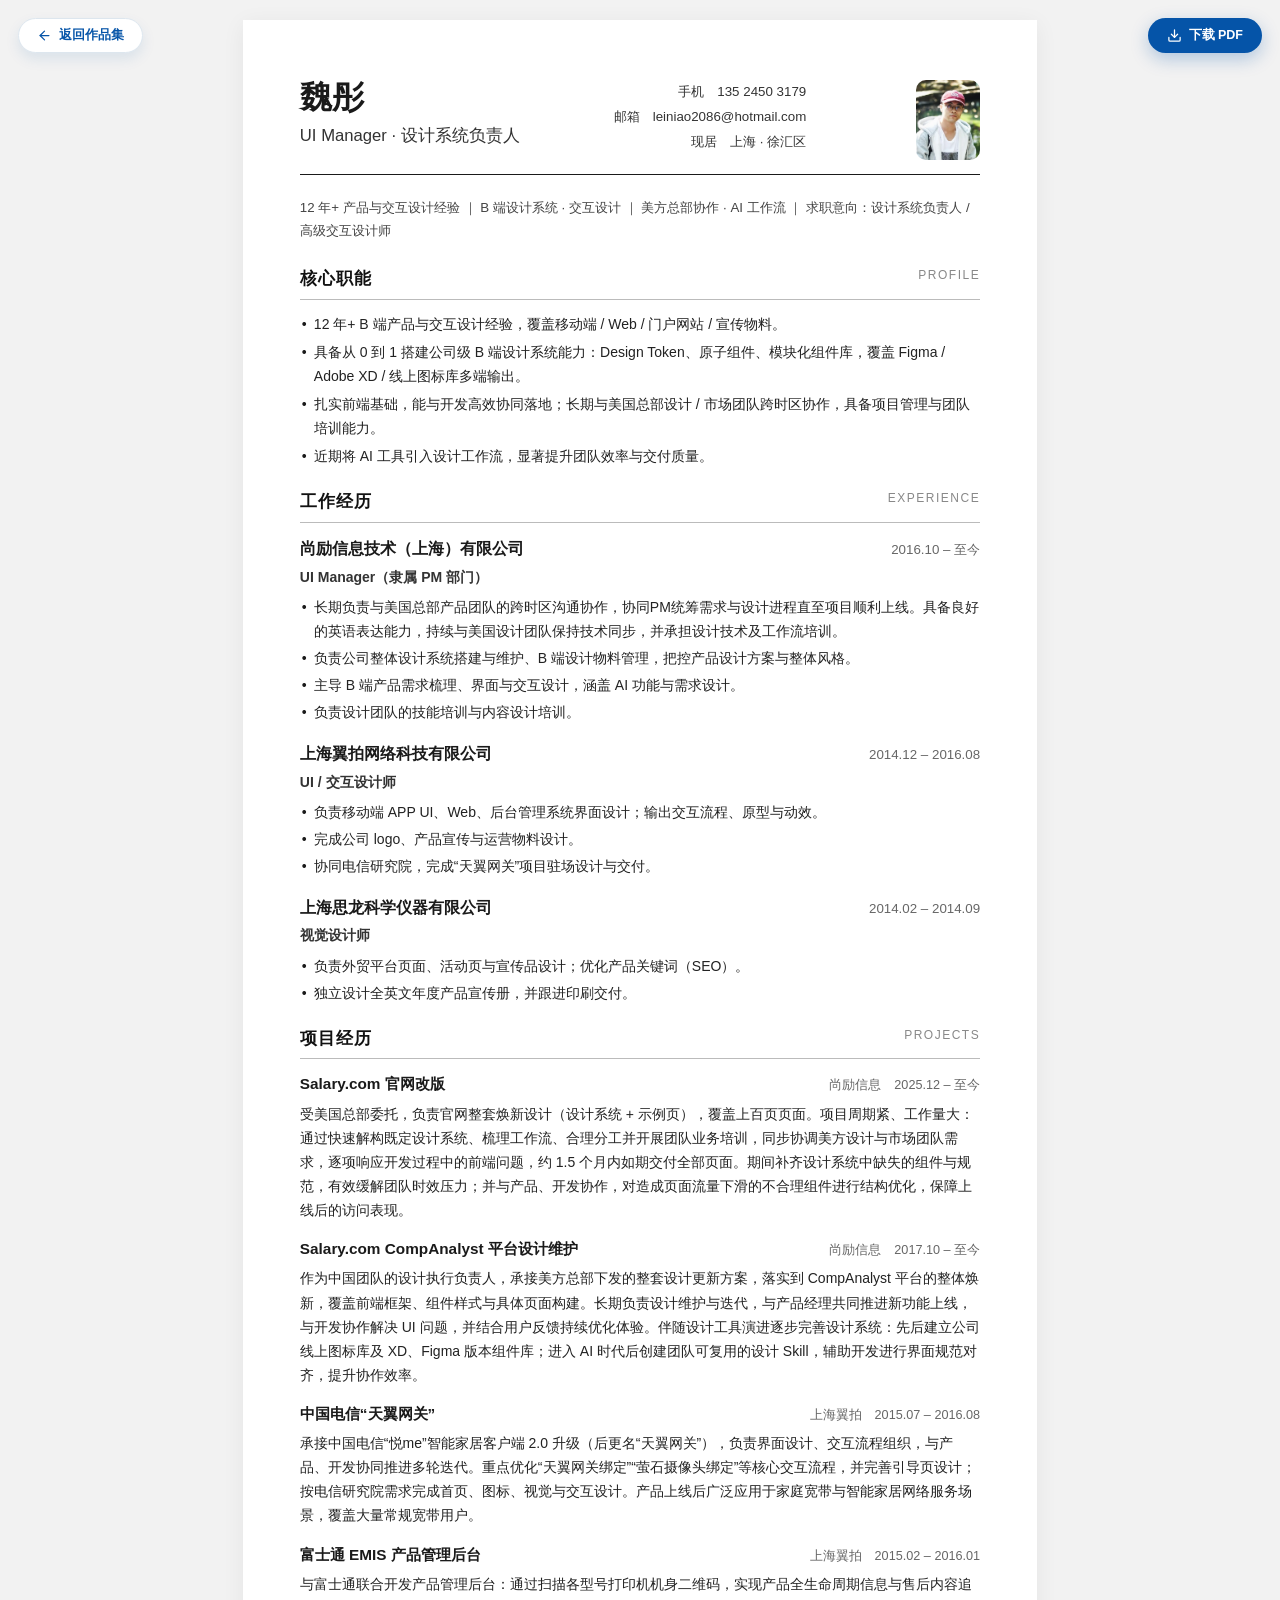
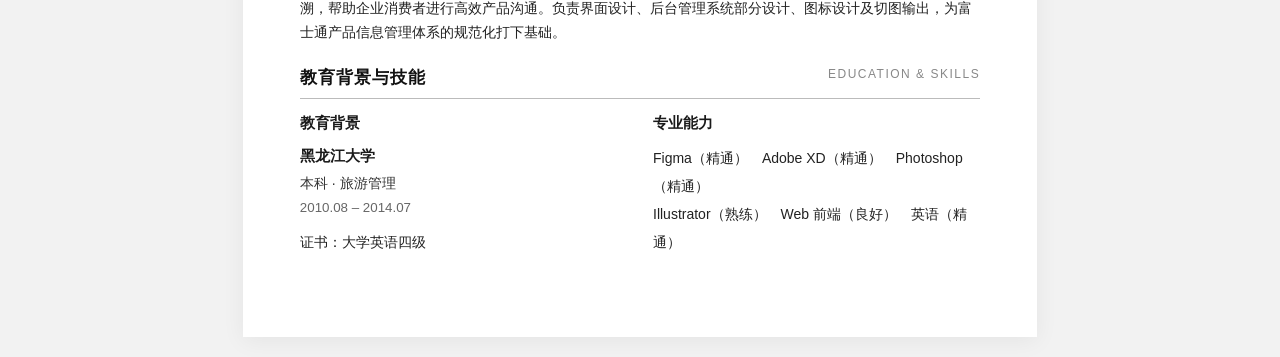
<file: resume/index.html>
<!DOCTYPE html>
<html lang="zh-CN">
<head>
<meta charset="UTF-8">
<meta name="viewport" content="width=device-width, initial-scale=1.0">
<link rel="icon" type="image/x-icon" href="../favicon.ico">
<link rel="icon" type="image/png" sizes="32x32" href="../assets/favicon-32x32.png">
<link rel="apple-touch-icon" sizes="180x180" href="../assets/apple-touch-icon.png">
<title>魏彤 · 简历（阅读版）</title>
<style>
  *{box-sizing:border-box;margin:0;padding:0;}
  @page{size:A4; margin:16mm 15mm;}
  body{
    font-family:"PingFang SC","Hiragino Sans GB","Microsoft YaHei","Source Han Sans SC","Noto Sans SC",-apple-system,"Helvetica Neue",Arial,sans-serif;
    color:#1a1a1a; background:#f2f2f2; font-size:11pt; line-height:1.72;
    -webkit-font-smoothing:antialiased;
  }
  .page{
    width:210mm; max-width:210mm; margin:20px auto; background:#fff;
    padding:16mm 15mm; box-shadow:0 4px 22px rgba(0,0,0,.06);
  }
  /* header */
  .head{display:flex; justify-content:space-between; align-items:flex-start; border-bottom:1.5px solid #1a1a1a; padding-bottom:14px; margin-bottom:22px;}
  .head .id .name{font-size:24pt; font-weight:700; letter-spacing:.5px; line-height:1.1;}
  .head .id .role{font-size:12.5pt; color:#333; margin-top:6px;}
  .head .meta{text-align:right; font-size:10pt; color:#333; line-height:1.85;}
  .head .meta .c{display:block; white-space:nowrap;}
  .head .photo{width:64px; height:80px; margin-left:16px; flex:0 0 auto;}
  .head .photo img{width:64px; height:80px; border-radius:10px; object-fit:cover; display:block;}

  .tagline{font-size:10pt; color:#444; margin-bottom:22px;}

  /* section */
  .sec{margin-bottom:20px;}
  .sec h2{font-size:12.5pt; font-weight:700; letter-spacing:1px; color:#111;
    border-bottom:1px solid #bbb; padding-bottom:5px; margin-bottom:12px;}
  .sec h2 .en{float:right; font-size:9pt; font-weight:400; color:#888; letter-spacing:1.5px;}

  /* summary */
  .summary p{font-size:10.5pt; color:#222; margin-bottom:6px;}
  .summary ul{list-style:none;}
  .summary li{font-size:10.5pt; color:#222; padding-left:14px; position:relative; margin-bottom:4px;}
  .summary li::before{content:"•"; position:absolute; left:2px; color:#1a1a1a;}

  /* entries */
  .job{margin-bottom:16px;}
  .job .jh{display:flex; justify-content:space-between; align-items:baseline; flex-wrap:wrap; gap:2px 12px;}
  .job .jh .org{font-size:12pt; font-weight:700;}
  .job .jh .dt{font-size:10pt; color:#666; white-space:nowrap;}
  .job .role{font-size:10.5pt; color:#333; font-weight:600; margin:2px 0 6px;}
  .job ul{list-style:none;}
  .job li{font-size:10.5pt; color:#222; padding-left:14px; position:relative; margin-bottom:3px;}
  .job li::before{content:"•"; position:absolute; left:2px; color:#1a1a1a;}

  /* projects */
  .proj{margin-bottom:14px;}
  .proj .ph{display:flex; justify-content:space-between; align-items:baseline; flex-wrap:wrap; gap:2px 12px;}
  .proj .ph .t{font-size:11.5pt; font-weight:700;}
  .proj .ph .m{font-size:9.5pt; color:#666; white-space:nowrap;}
  .proj p{font-size:10.5pt; color:#222; margin-top:4px;}

  /* edu + skills */
  .grid{display:grid; grid-template-columns:1fr 1fr; gap:26px;}
  .grid h3{font-size:11pt; font-weight:700; margin-bottom:8px;}
  .edu .sch{font-size:11pt; font-weight:700;}
  .edu .major{font-size:10.5pt; color:#333; margin-top:2px;}
  .edu .date{font-size:10pt; color:#666; margin-top:2px;}
  .edu .cert{font-size:10.5pt; color:#222; margin-top:10px;}
  .skills{display:block; font-size:10.5pt; color:#222; line-height:2;}
  .skills b{color:#111;}

  @media print{
    body{background:#fff;}
    .page{box-shadow:none; margin:0; width:auto; padding:0;}
  }
  @media (max-width:840px){
    .page{width:auto; margin:14px; padding:26px; box-shadow:none;}
    .grid{grid-template-columns:1fr;}
  }
  /* ---- Buttons (unified: primary / outline) ---- */
  .btn{display:inline-flex;align-items:center;justify-content:center;gap:7px;padding:9px 18px;border-radius:999px;font-size:12.5px;font-weight:600;line-height:1;text-decoration:none;transition:.2s;font-family:inherit;border:1px solid transparent;white-space:nowrap;cursor:pointer;}
  .btn svg{width:15px;height:15px;flex:0 0 auto;}
  .btn.primary{background:#0554A8;color:#fff;box-shadow:0 6px 18px rgba(5,84,168,.28);}
  .btn.primary:hover{background:#083f7e;transform:translateY(-1px);}
  .btn.outline{background:#fff;color:#0554A8;border-color:#dde6ee;box-shadow:0 6px 14px rgba(5,84,168,.10);}
  .btn.outline:hover{background:#0554A8;color:#fff;}
  /* floating actions */
  .dlbtn{position:fixed;top:18px;right:18px;z-index:20;}
  .backbtn{position:fixed;top:18px;left:18px;z-index:20;}
  @media print{.dlbtn,.backbtn{display:none;}}
</style>
</head>
<body>
<a class="dlbtn btn primary" href="Vista-Wei-Resume.pdf" download title="下载 PDF">
  <svg viewBox="0 0 24 24" width="15" height="15" fill="none" stroke="currentColor" stroke-width="2" stroke-linecap="round" stroke-linejoin="round"><path d="M21 15v4a2 2 0 0 1-2 2H5a2 2 0 0 1-2-2v-4"/><polyline points="7 10 12 15 17 10"/><line x1="12" y1="15" x2="12" y2="3"/></svg>
  下载 PDF
</a>
<a class="backbtn btn outline" href="../index.html" title="返回作品集">
  <svg viewBox="0 0 24 24" width="15" height="15" fill="none" stroke="currentColor" stroke-width="2" stroke-linecap="round" stroke-linejoin="round"><path d="M19 12H5"/><polyline points="12 19 5 12 12 5"/></svg>
  返回作品集
</a><div class="page">

  <div class="head">
    <div class="id">
      <div class="name">魏彤</div>
      <div class="role">UI Manager · 设计系统负责人</div>
    </div>
    <div class="meta">
      <span class="c">手机　135 2450 3179</span>
      <span class="c">邮箱　leiniao2086@hotmail.com</span>
      <span class="c">现居　上海 · 徐汇区</span>
    </div>
    <div class="photo"><img decoding="async" src="../assets/hero-portrait.webp" alt="求职照片"></div>
  </div>

  <div class="tagline">12 年+ 产品与交互设计经验 ｜ B 端设计系统 · 交互设计 ｜ 美方总部协作 · AI 工作流 ｜ 求职意向：设计系统负责人 / 高级交互设计师</div>

  <div class="sec">
    <h2>核心职能<span class="en">PROFILE</span></h2>
    <div class="summary">
      <ul>
        <li>12 年+ B 端产品与交互设计经验，覆盖移动端 / Web / 门户网站 / 宣传物料。</li>
        <li>具备从 0 到 1 搭建公司级 B 端设计系统能力：Design Token、原子组件、模块化组件库，覆盖 Figma / Adobe XD / 线上图标库多端输出。</li>
        <li>扎实前端基础，能与开发高效协同落地；长期与美国总部设计 / 市场团队跨时区协作，具备项目管理与团队培训能力。</li>
        <li>近期将 AI 工具引入设计工作流，显著提升团队效率与交付质量。</li>
      </ul>
    </div>
  </div>

  <div class="sec">
    <h2>工作经历<span class="en">EXPERIENCE</span></h2>

    <div class="job">
      <div class="jh"><span class="org">尚励信息技术（上海）有限公司</span><span class="dt">2016.10 – 至今</span></div>
      <div class="role">UI Manager（隶属 PM 部门）</div>
      <ul>
        <li>长期负责与美国总部产品团队的跨时区沟通协作，协同PM统筹需求与设计进程直至项目顺利上线。具备良好的英语表达能力，持续与美国设计团队保持技术同步，并承担设计技术及工作流培训。</li>
        <li>负责公司整体设计系统搭建与维护、B 端设计物料管理，把控产品设计方案与整体风格。</li>
        <li>主导 B 端产品需求梳理、界面与交互设计，涵盖 AI 功能与需求设计。</li>
        <li>负责设计团队的技能培训与内容设计培训。</li>
      </ul>
    </div>

    <div class="job">
      <div class="jh"><span class="org">上海翼拍网络科技有限公司</span><span class="dt">2014.12 – 2016.08</span></div>
      <div class="role">UI / 交互设计师</div>
      <ul>
        <li>负责移动端 APP UI、Web、后台管理系统界面设计；输出交互流程、原型与动效。</li>
        <li>完成公司 logo、产品宣传与运营物料设计。</li>
        <li>协同电信研究院，完成“天翼网关”项目驻场设计与交付。</li>
      </ul>
    </div>

    <div class="job">
      <div class="jh"><span class="org">上海思龙科学仪器有限公司</span><span class="dt">2014.02 – 2014.09</span></div>
      <div class="role">视觉设计师</div>
      <ul>
        <li>负责外贸平台页面、活动页与宣传品设计；优化产品关键词（SEO）。</li>
        <li>独立设计全英文年度产品宣传册，并跟进印刷交付。</li>
      </ul>
    </div>
  </div>

  <div class="sec">
    <h2>项目经历<span class="en">PROJECTS</span></h2>

    <div class="proj">
      <div class="ph"><span class="t">Salary.com 官网改版</span><span class="m">尚励信息　2025.12 – 至今</span></div>
      <p>受美国总部委托，负责官网整套焕新设计（设计系统 + 示例页），覆盖上百页页面。项目周期紧、工作量大：通过快速解构既定设计系统、梳理工作流、合理分工并开展团队业务培训，同步协调美方设计与市场团队需求，逐项响应开发过程中的前端问题，约 1.5 个月内如期交付全部页面。期间补齐设计系统中缺失的组件与规范，有效缓解团队时效压力；并与产品、开发协作，对造成页面流量下滑的不合理组件进行结构优化，保障上线后的访问表现。</p>
    </div>

    <div class="proj">
      <div class="ph"><span class="t">Salary.com CompAnalyst 平台设计维护</span><span class="m">尚励信息　2017.10 – 至今</span></div>
      <p>作为中国团队的设计执行负责人，承接美方总部下发的整套设计更新方案，落实到 CompAnalyst 平台的整体焕新，覆盖前端框架、组件样式与具体页面构建。长期负责设计维护与迭代，与产品经理共同推进新功能上线，与开发协作解决 UI 问题，并结合用户反馈持续优化体验。伴随设计工具演进逐步完善设计系统：先后建立公司线上图标库及 XD、Figma 版本组件库；进入 AI 时代后创建团队可复用的设计 Skill，辅助开发进行界面规范对齐，提升协作效率。</p>
    </div>

    <div class="proj">
      <div class="ph"><span class="t">中国电信“天翼网关”</span><span class="m">上海翼拍　2015.07 – 2016.08</span></div>
      <p>承接中国电信“悦me”智能家居客户端 2.0 升级（后更名“天翼网关”），负责界面设计、交互流程组织，与产品、开发协同推进多轮迭代。重点优化“天翼网关绑定”“萤石摄像头绑定”等核心交互流程，并完善引导页设计；按电信研究院需求完成首页、图标、视觉与交互设计。产品上线后广泛应用于家庭宽带与智能家居网络服务场景，覆盖大量常规宽带用户。</p>
    </div>

    <div class="proj">
      <div class="ph"><span class="t">富士通 EMIS 产品管理后台</span><span class="m">上海翼拍　2015.02 – 2016.01</span></div>
      <p>与富士通联合开发产品管理后台：通过扫描各型号打印机机身二维码，实现产品全生命周期信息与售后内容追溯，帮助企业消费者进行高效产品沟通。负责界面设计、后台管理系统部分设计、图标设计及切图输出，为富士通产品信息管理体系的规范化打下基础。</p>
    </div>
  </div>

  <div class="sec">
    <h2>教育背景与技能<span class="en">EDUCATION &amp; SKILLS</span></h2>
    <div class="grid">
      <div class="edu">
        <h3>教育背景</h3>
        <div class="sch">黑龙江大学</div>
        <div class="major">本科 · 旅游管理</div>
        <div class="date">2010.08 – 2014.07</div>
        <div class="cert">证书：大学英语四级</div>
      </div>
      <div>
        <h3>专业能力</h3>
        <div class="skills">
          Figma（精通）　Adobe XD（精通）　Photoshop（精通）<br>
          Illustrator（熟练）　Web 前端（良好）　英语（精通）
        </div>
      </div>
    </div>
  </div>

</div>
</body>
</html>
</file>
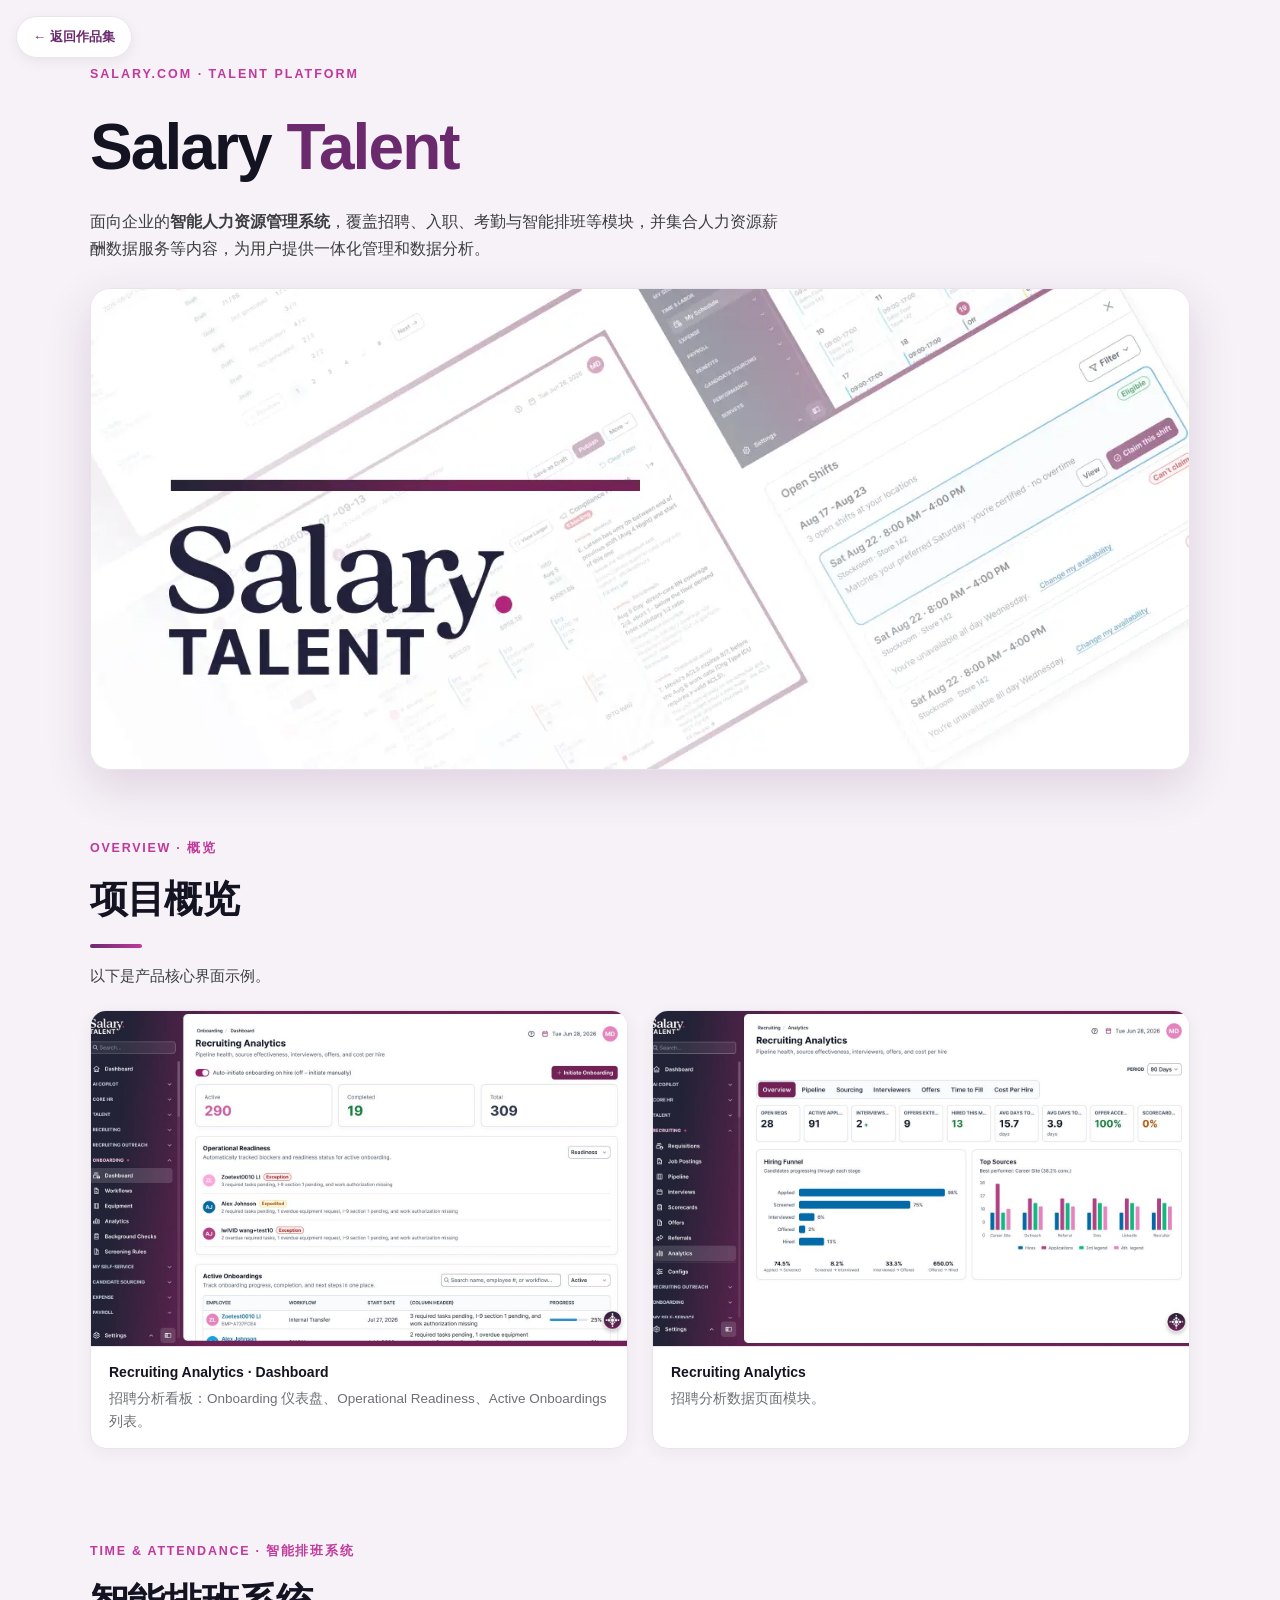
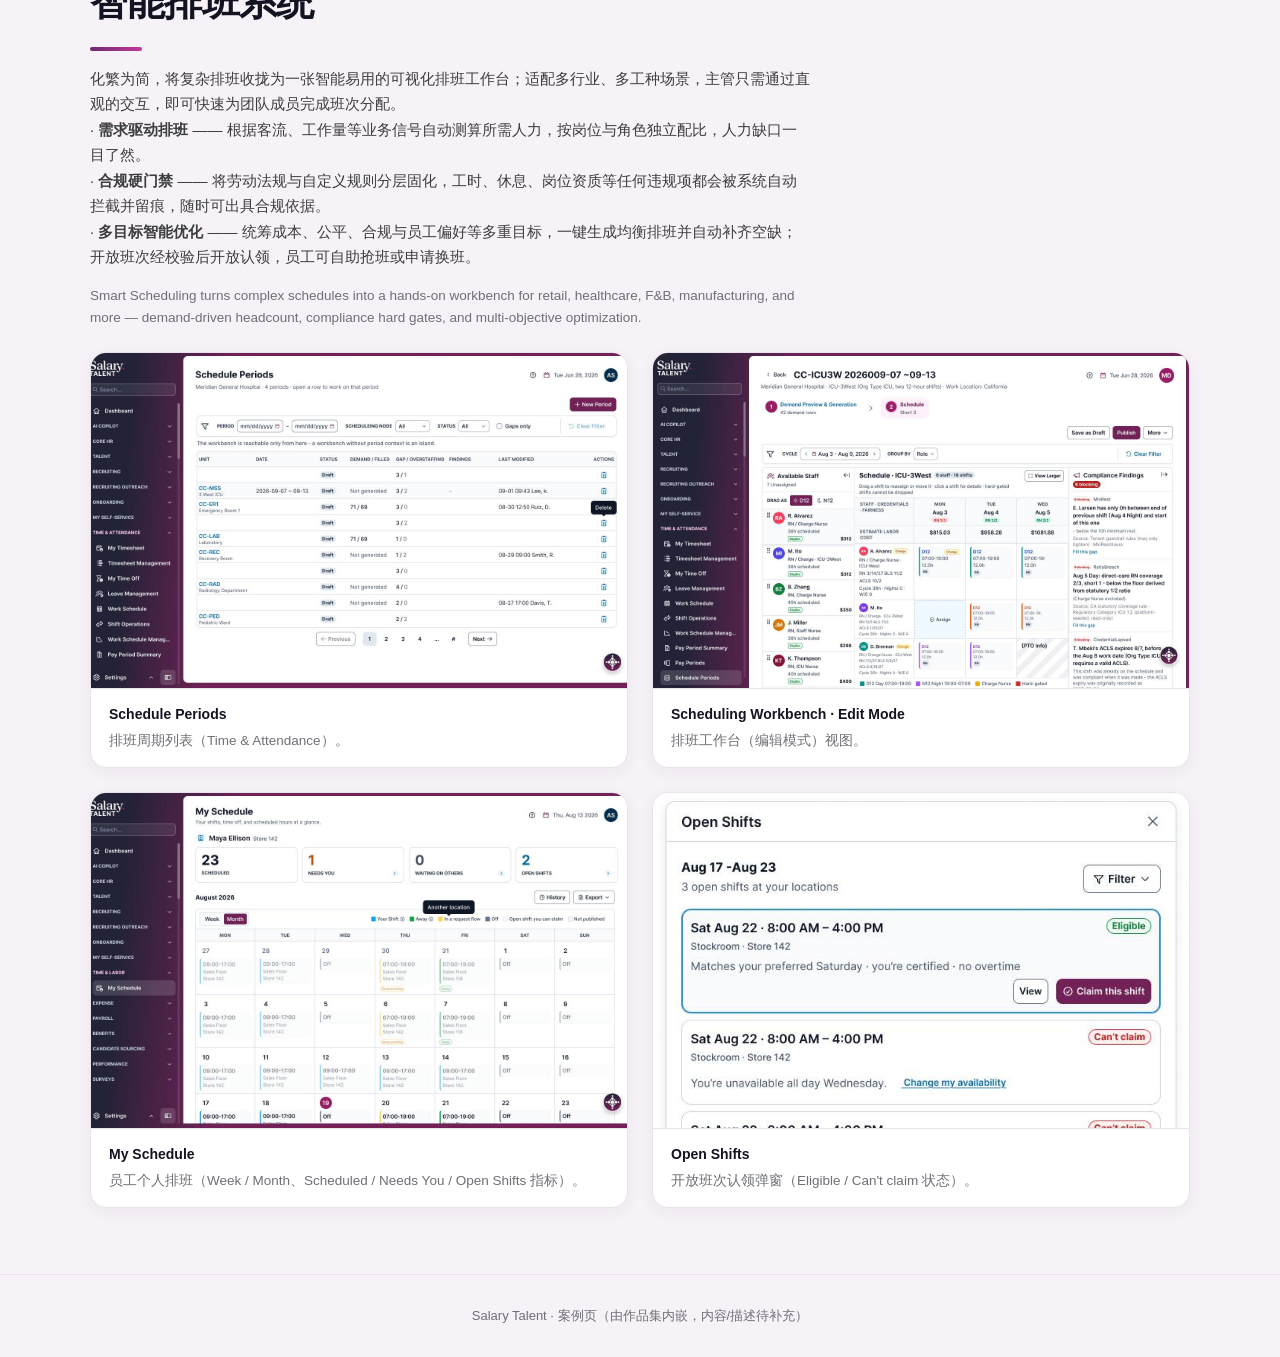
<file: project/salary-talent/index.html>
<!DOCTYPE html>
<html lang="zh">
<head>
<meta charset="UTF-8" />
<meta name="viewport" content="width=device-width, initial-scale=1.0" />
<link rel="icon" type="image/x-icon" href="../../favicon.ico">
<link rel="icon" type="image/png" sizes="32x32" href="../../assets/favicon-32x32.png">
<link rel="apple-touch-icon" sizes="180x180" href="../../assets/apple-touch-icon.png">
<title>Salary Talent · 项目案例</title>
<meta name="description" content="Salary Talent — 智能排班与时间考勤的人才管理平台案例。仪表盘、页面模块与智能排班功能。" />
<style>
  :root{
    --plum:#6B2A6E; --plum-2:#4A1A4E; --magenta:#C0399B; --ink:#131321; --body:#3D3E40;
    --bg:#F6F2F7; --surface:#FFFFFF; --line:#EBE3EC; --muted:#6E7075;
  }
  *{box-sizing:border-box;}
  body{margin:0;font-family:'Inter',-apple-system,BlinkMacSystemFont,'PingFang SC','Microsoft YaHei','Helvetica Neue',Arial,sans-serif;color:var(--ink);background:var(--bg);line-height:1.7;-webkit-font-smoothing:antialiased;}
  img{max-width:100%;display:block;}
  a{color:inherit;text-decoration:none;}
  .wrap{width:min(1100px,calc(100% - 40px));margin:0 auto;}

  .backlink{position:fixed;top:16px;left:16px;z-index:50;display:inline-flex;align-items:center;gap:6px;background:#fff;color:var(--plum);border:1px solid var(--line);border-radius:999px;padding:9px 16px;font-size:13px;font-weight:600;box-shadow:0 4px 14px rgba(0,0,0,.06);transition:.2s;}
  .backlink:hover{background:var(--plum);color:#fff;}

  .hero{padding:64px 0 22px;}
  .hero .tag{font-size:12.5px;letter-spacing:.16em;text-transform:uppercase;color:var(--magenta);font-weight:700;}
  .hero h1{font-size:clamp(34px,6vw,64px);letter-spacing:-.03em;font-weight:800;margin:8px 0 6px;}
  .hero h1 .accent{color:var(--plum);}
  .hero p{max-width:700px;color:var(--body);font-size:16px;margin:0 0 26px;}
  .hero .cover{width:100%;aspect-ratio:16/7;object-fit:cover;object-position:center bottom;border-radius:20px;border:1px solid var(--line);box-shadow:0 16px 46px rgba(107,42,110,.16);}

  .sect{padding:46px 0;}
  .shead{margin-bottom:22px;}
  .shead .eyebrow{font-size:12.5px;letter-spacing:.14em;text-transform:uppercase;color:var(--magenta);font-weight:700;}
  .shead h2{font-size:clamp(26px,4vw,38px);font-weight:800;letter-spacing:-.02em;margin:8px 0 6px;}
  .shead h2::after{content:"";display:block;width:52px;height:4px;border-radius:4px;background:linear-gradient(90deg,var(--plum),var(--magenta));margin-top:12px;}
  .shead p{max-width:720px;color:var(--body);font-size:15px;}

  .grid{display:grid;grid-template-columns:1fr 1fr;gap:24px;}
  .card{background:#fff;border:1px solid var(--line);border-radius:16px;overflow:hidden;box-shadow:0 4px 16px rgba(107,42,110,.06);}
  .card img{width:100%;aspect-ratio:16/10;object-fit:cover;object-position:top;}
  .card .cap{padding:14px 18px;border-top:1px solid var(--line);font-size:13.5px;color:var(--muted);}
  .card .cap b{color:var(--ink);font-size:14px;display:block;margin-bottom:3px;}
  .full{grid-column:1 / -1;}
  .full img{aspect-ratio:auto;max-height:640px;object-fit:contain;background:#fff;}

  footer{padding:30px 0;text-align:center;color:var(--muted);font-size:13px;border-top:1px solid var(--line);margin-top:20px;}
  @media (max-width:760px){ .grid{grid-template-columns:1fr;} .backlink{top:12px;left:12px;} }
</style>
</head>
<body>
<a class="backlink" href="../../index.html">← 返回作品集</a>

<div class="wrap">
  <!-- HERO -->
  <section class="hero">
    <div class="tag">Salary.com · Talent Platform</div>
    <h1>Salary <span class="accent">Talent</span></h1>
    <p>面向企业的<strong>智能人力资源管理系统</strong>，覆盖招聘、入职、考勤与智能排班等模块，并集合人力资源薪酬数据服务等内容，为用户提供一体化管理和数据分析。</p>
    <img class="cover" src="images/Cover.webp" alt="Salary Talent 封面" />
  </section>

  <!-- 概览 / OVERVIEW -->
  <section class="sect" id="overview">
    <div class="shead">
      <div class="eyebrow">Overview · 概览</div>
      <h2>项目概览</h2>
      <p>以下是产品核心界面示例。</p>
    </div>
    <div class="grid">
      <div class="card"><img loading="lazy" decoding="async" src="images/review-dashboard.jpeg" alt="仪表盘-招聘分析"><div class="cap"><b>Recruiting Analytics · Dashboard</b>招聘分析看板：Onboarding 仪表盘、Operational Readiness、Active Onboardings 列表。</div></div>
      <div class="card"><img loading="lazy" decoding="async" src="images/review-recruiting-analytics.jpeg" alt="Recruiting Analytics"><div class="cap"><b>Recruiting Analytics</b>招聘分析数据页面模块。</div></div>
    </div>
  </section>

  <!-- 智能排班 / SMART SCHEDULING -->
  <section class="sect" id="scheduling">
    <div class="shead">
      <div class="eyebrow">Time &amp; Attendance · 智能排班系统</div>
      <h2>智能排班系统</h2>
      <p>化繁为简，将复杂排班收拢为一张智能易用的可视化排班工作台；适配多行业、多工种场景，主管只需通过直观的交互，即可快速为团队成员完成班次分配。<br>
        · <b>需求驱动排班</b> —— 根据客流、工作量等业务信号自动测算所需人力，按岗位与角色独立配比，人力缺口一目了然。<br>
        · <b>合规硬门禁</b> —— 将劳动法规与自定义规则分层固化，工时、休息、岗位资质等任何违规项都会被系统自动拦截并留痕，随时可出具合规依据。<br>
        · <b>多目标智能优化</b> —— 统筹成本、公平、合规与员工偏好等多重目标，一键生成均衡排班并自动补齐空缺；开放班次经校验后开放认领，员工可自助抢班或申请换班。</p>
      <p style="color:var(--muted);font-size:13.5px;">Smart Scheduling turns complex schedules into a hands-on workbench for retail, healthcare, F&amp;B, manufacturing, and more — demand-driven headcount, compliance hard gates, and multi-objective optimization.</p>
    </div>
    <div class="grid">
      <div class="card"><img loading="lazy" decoding="async" src="images/l1-schedule-periods.jpeg" alt="排班周期"><div class="cap"><b>Schedule Periods</b>排班周期列表（Time &amp; Attendance）。</div></div>
      <div class="card"><img loading="lazy" decoding="async" src="images/l2-scheduling-workbench.jpeg" alt="排班工作台"><div class="cap"><b>Scheduling Workbench · Edit Mode</b>排班工作台（编辑模式）视图。</div></div>
      <div class="card"><img loading="lazy" decoding="async" src="images/user-my-schedule.jpeg" alt="我的排班"><div class="cap"><b>My Schedule</b>员工个人排班（Week / Month、Scheduled / Needs You / Open Shifts 指标）。</div></div>
      <div class="card"><img loading="lazy" decoding="async" src="images/modal-open-shifts.jpeg" alt="Open Shifts 弹窗"><div class="cap"><b>Open Shifts</b>开放班次认领弹窗（Eligible / Can't claim 状态）。</div></div>
    </div>
  </section>
</div>

<footer>Salary Talent · 案例页（由作品集内嵌，内容/描述待补充）</footer>
</body>
</html>
</file>
